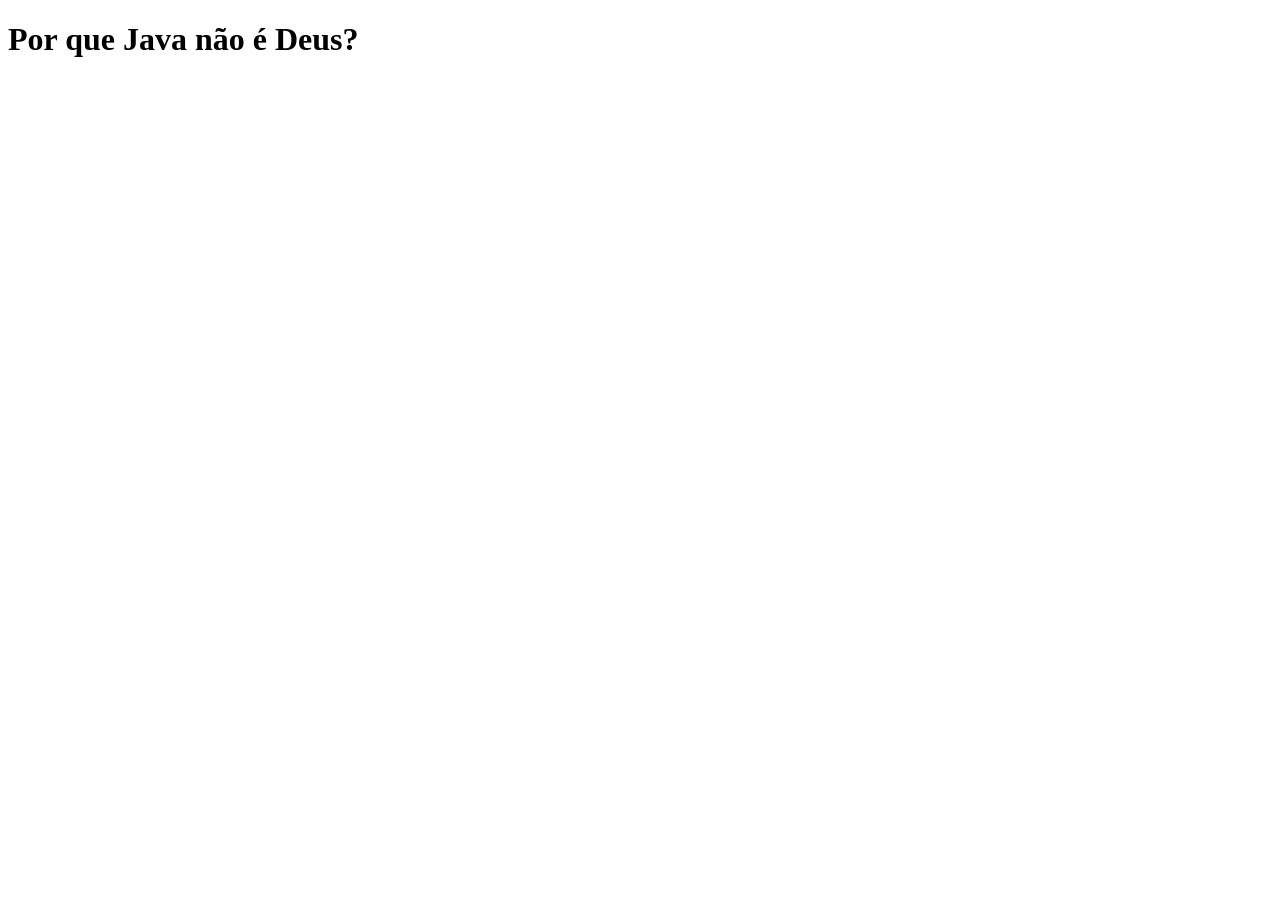
<file: FF/VScode/index.html>
<!DOCTYPE html>
<html lang="pt-br">
<head>
    <meta charset="UTF-8">
    <meta name="viewport" content="width=device-width, initial-scale=1.0">
    <title>Document</title>
</head>
<body>
    <h1>Por que Java não é Deus?</h1>
</body>
</html>
</file>
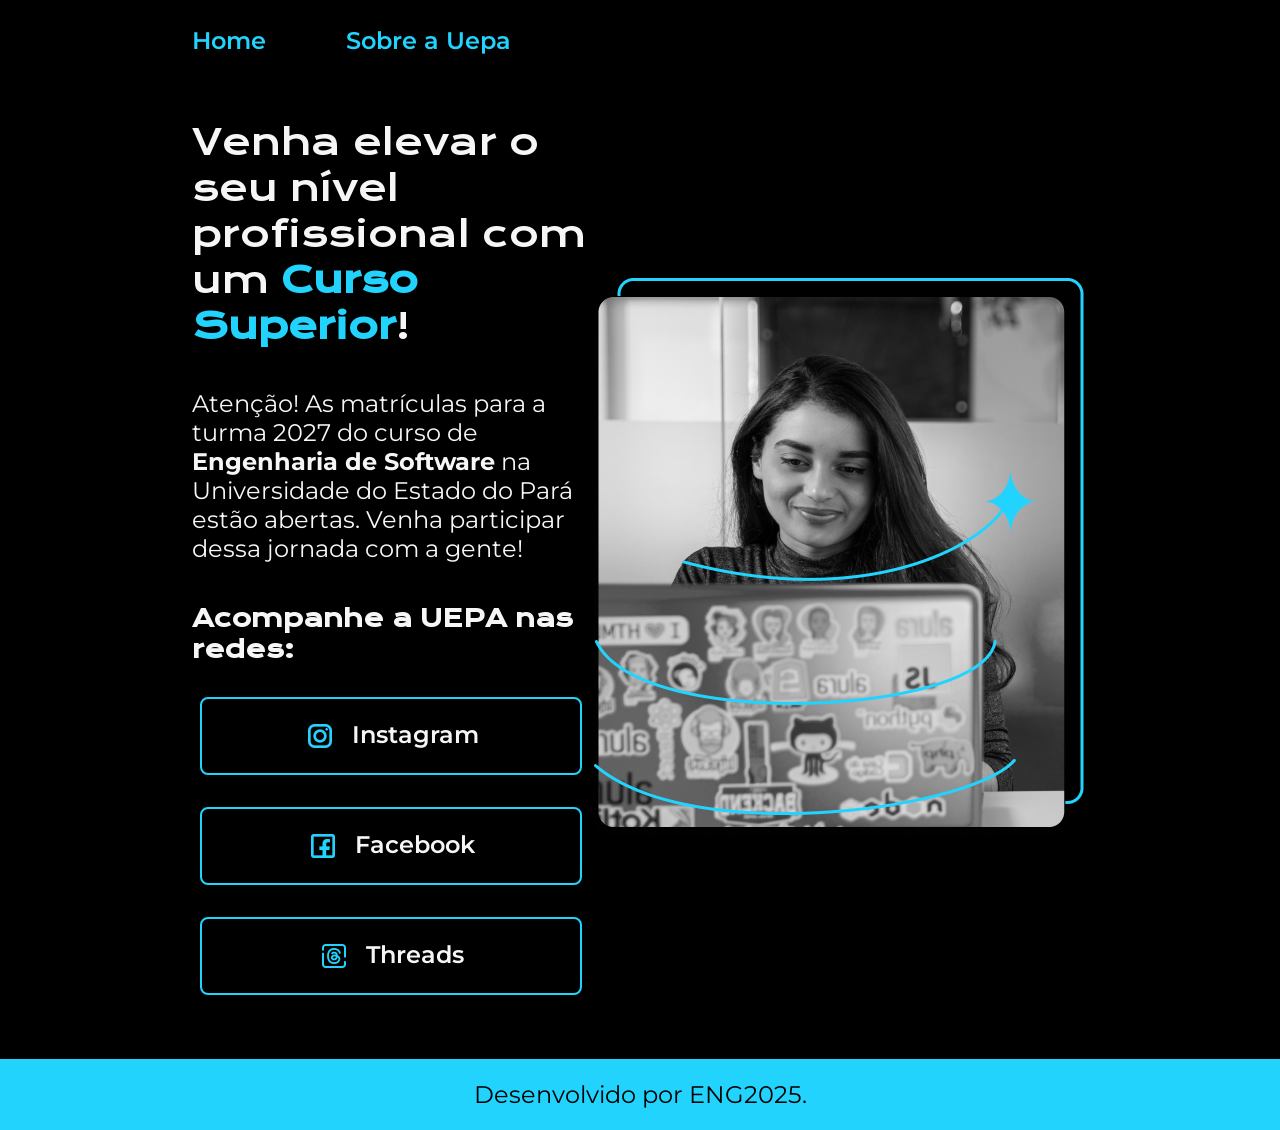
<file: git_engenharia/eng. software/Programação web/portfolio/portfolio/index.html>
<!DOCTYPE html>
<html lang="pt-br">
<head>
    <meta charset="UTF-8">
    <meta name="viewport" content="width=device-width, initial-scale=1.0">
    <link rel="stylesheet" href="style.css">
    <title>Portfólio</title>
</head>
<body>
    <!-- Cabeçalho da página -->
    <header class="cabecalho">
        <nav class="cabecalho__menu">
            <a class="cabecalho__menu__link">Home</a>
            <a class="cabecalho__menu__link">Sobre a Uepa</a>
        </nav>
    </header>
    <!-- Conteúdo principal-->
    <main class="apresentacao">
        <section class="apresentacao__conteudo">
            <h1 class="apresentacao__conteudo__titulo">
                Venha elevar o seu nível profissional com um <strong class="titulo-destaque">Curso Superior</strong>!
            </h1>
            <p class="apresentacao__conteudo__texto">
                Atenção! As matrículas para a turma 2027 do curso de <strong>Engenharia de Software</strong>  na Universidade do Estado do Pará estão abertas. Venha participar dessa jornada com a gente!
            </p>
            <div class="apresentacao__conteudo__links">
                <h2 class="apresentacao__conteudo__subtitulo">Acompanhe a UEPA nas redes:</h2>
                <a class="apresentacao__conteudo__links__link" href="https://www.instagram.com/uepa.parauapebas/">
                    <img src="./assets/instagram.png" alt="Logo do Instagram">
                    Instagram
                </a>
                <a class="apresentacao__conteudo__links__link" href="https://www.facebook.com/UepaOficial/?locale=pt_BR">
                    <img src="./assets/facebook.png" alt="Logo do Facebook">
                    Facebook
                </a>
                <a class="apresentacao__conteudo__links__link" href="https://www.threads.com/@eduepaoficial">
                    <img src="./assets/threads.png" alt="Logo do Threads">
                    Threads
                </a>
            </div>
        </section>
        <img src="./assets/Imagem.png" alt="Programadora Web">
    </main>
    <!--Rodapé da página-->
    <footer>
        <p class="rodape">Desenvolvido por ENG2025.</p>
    </footer>
</body>
</html>
</file>
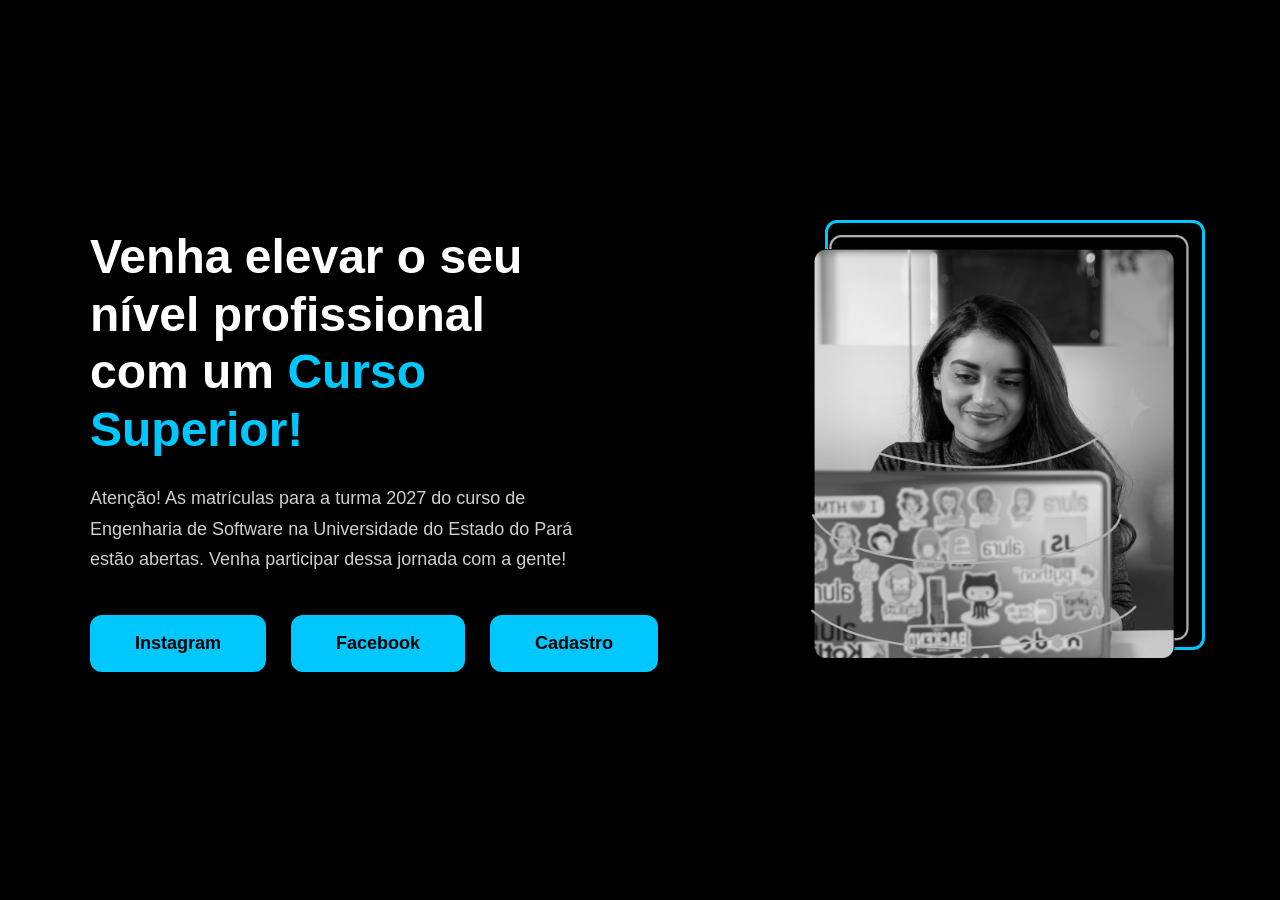
<file: git_engenharia/eng. software/Programação web/workspace/primeiroprojeto/index.html>
<!DOCTYPE html>
<html lang="pt-BR">
<head>
    <meta charset="UTF-8">
    <meta name="viewport" content="width=device-width, initial-scale=1.0">
    <title>PaginaUEPA</title>
    <link rel="icon" type="image/png" href="png">
    <link rel="stylesheet" href="style.css">
</head>
<body>

    <section class="container">

        <div class="content">

            <h1>
                Venha elevar o seu nível
                profissional com um
                <span>Curso Superior!</span>
            </h1>

            <p>
                Atenção! As matrículas para a turma 2027 do
                curso de Engenharia de Software na
                Universidade do Estado do Pará estão abertas.
                Venha participar dessa jornada com a gente!
            </p>

            <div class="buttons">
                <a href="https://www.instagram.com/uepa.parauapebas/" target="_blank">Instagram</a>
                <a href="https://www.facebook.com/UepaOficial/?locale=pt_BR" target="_blank">Facebook</a>
                <a href="cadastro.html" target="_blank">Cadastro</a>
            </div>

        </div>

        <div class="image-box">

            <div class="border"></div>

            <img src="Imagem.png" alt="Aluna usando notebook">

        </div>

    </section>

</body>
</html>
</file>
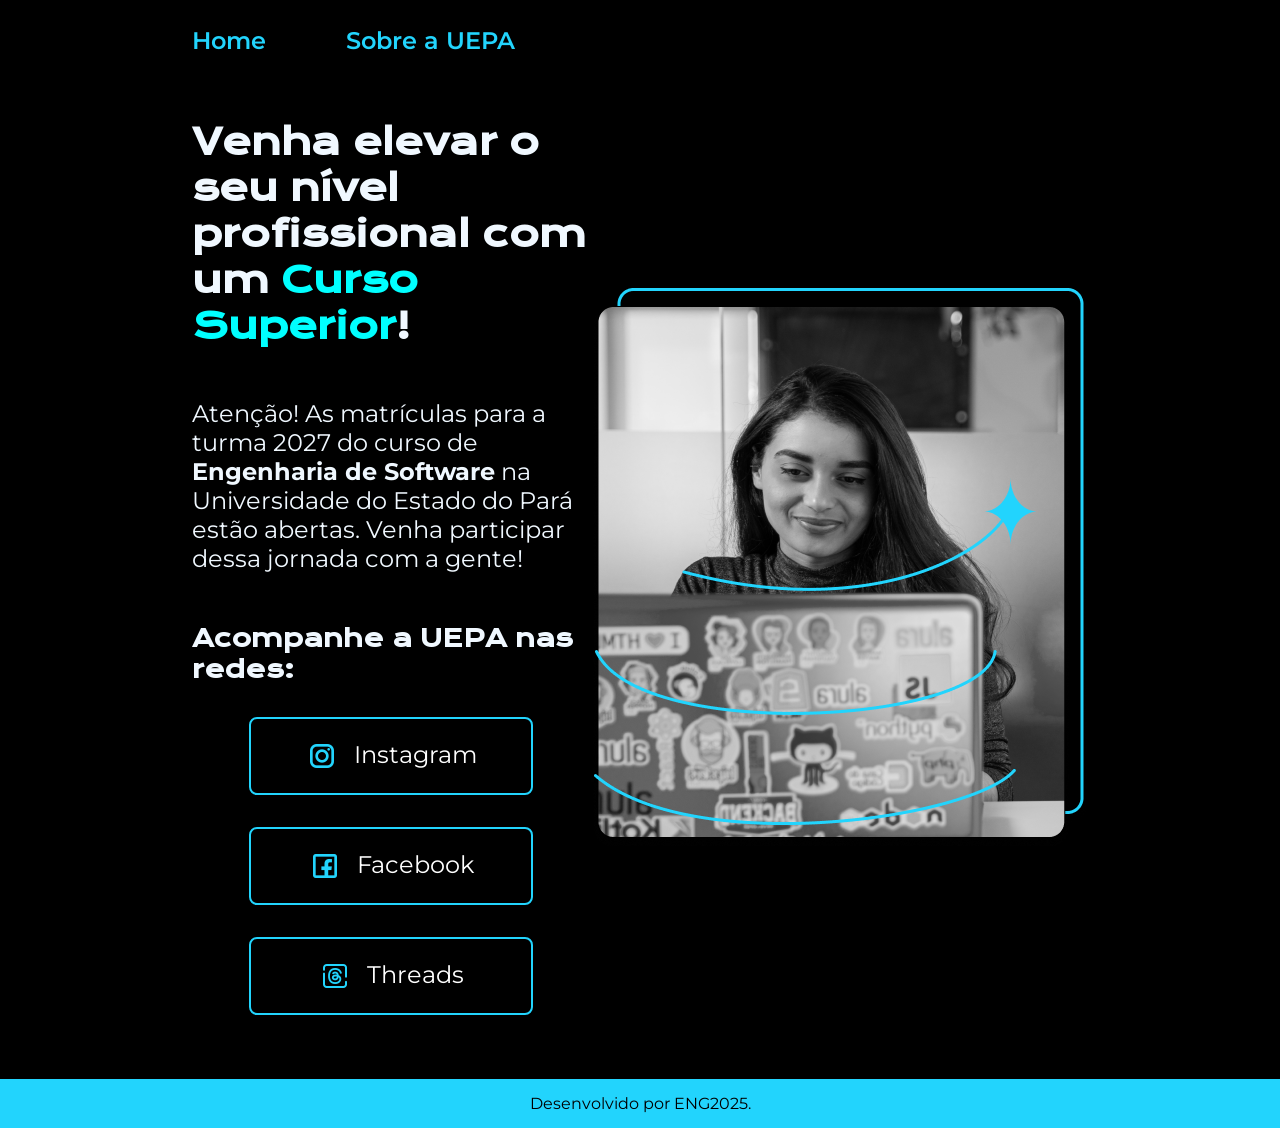
<file: git_engenharia/eng. software/Programação web/workspace/portifolio-FF/portifolio-FF/index.html>
<!DOCTYPE html>
<html lang="pt-br">
<head>
    <meta charset="UTF-8">
    <meta name="viewport" content="width=device-width, initial-scale=1.0">
    <title>Portifólio</title>
    <link rel="stylesheet" href="style.css">
</head>
<body>
    <!--cabeçalho da página-->
    <header class="cabecalho">
    <nav class="cabecalho__menu">
        <a class="cabecalho__menu_link" href="file:///C:/Users/fabio/OneDrive/Documentos/eng.%20software/Programa%C3%A7%C3%A3o%20web/workspace/portifolio-FF/portifolio-FF/index.html">Home</a>
            <a class="cabecalho__menu_link" href="pagina02.html">Sobre a UEPA</a>
        </nav>
    </header>
    <!--Conteúdo principal-->
    <main class="apresentacao">
        <section class="apresentacao__conteudo">
        <h1 class="apresentacao__conteudo_titulo">
            Venha elevar o seu nível profissional com um <strong class="titulo-destaque">Curso Superior</strong>!
        </h1>
        <p class="apresentacao__conteudo_texto">
            Atenção! As matrículas para a turma 2027 do curso de  <strong>Engenharia de Software</strong> na Universidade do Estado do Pará estão abertas. Venha participar dessa jornada com a gente!
        </p>
        <!--Rodapé da página-->
            <div class="apresentacao__conteudo_links">
                <h2 class="apresentacao__conteudo__subtitulo">Acompanhe a UEPA nas redes:</h2>
                <a class="apresentacao__conteudo__links_link" href="https://www.instagram.com/uepa.parauapebas/" target="_blank">
                    <img src="assets/instagram-32 1.png" alt="Logo Instagram">Instagram</img>
                </a>
                <a class="apresentacao__conteudo__links_link" href="https://www.facebook.com/UepaOficial/?locale=pt_BR" target="_blank">
                    <img src="assets/ba9612083f8f7398cf464ee9f46d585208bc78c5.png" alt="Logo Facebook">Facebook</img>
                </a>
                <a class="apresentacao__conteudo__links_link" href="https://www.threads.com/@cazetv"><img src="assets/40641c84625f825e68b9864918197aa08a0450f0.png" alt="Logo Threads">Threads</img></a>
            </div>
        </section>
        <img src="assets/Imagem.png">
        </main>
        <footer>
            <p class="rodape">Desenvolvido por ENG2025.</p>
        </footer>
</body>
</html>
</file>
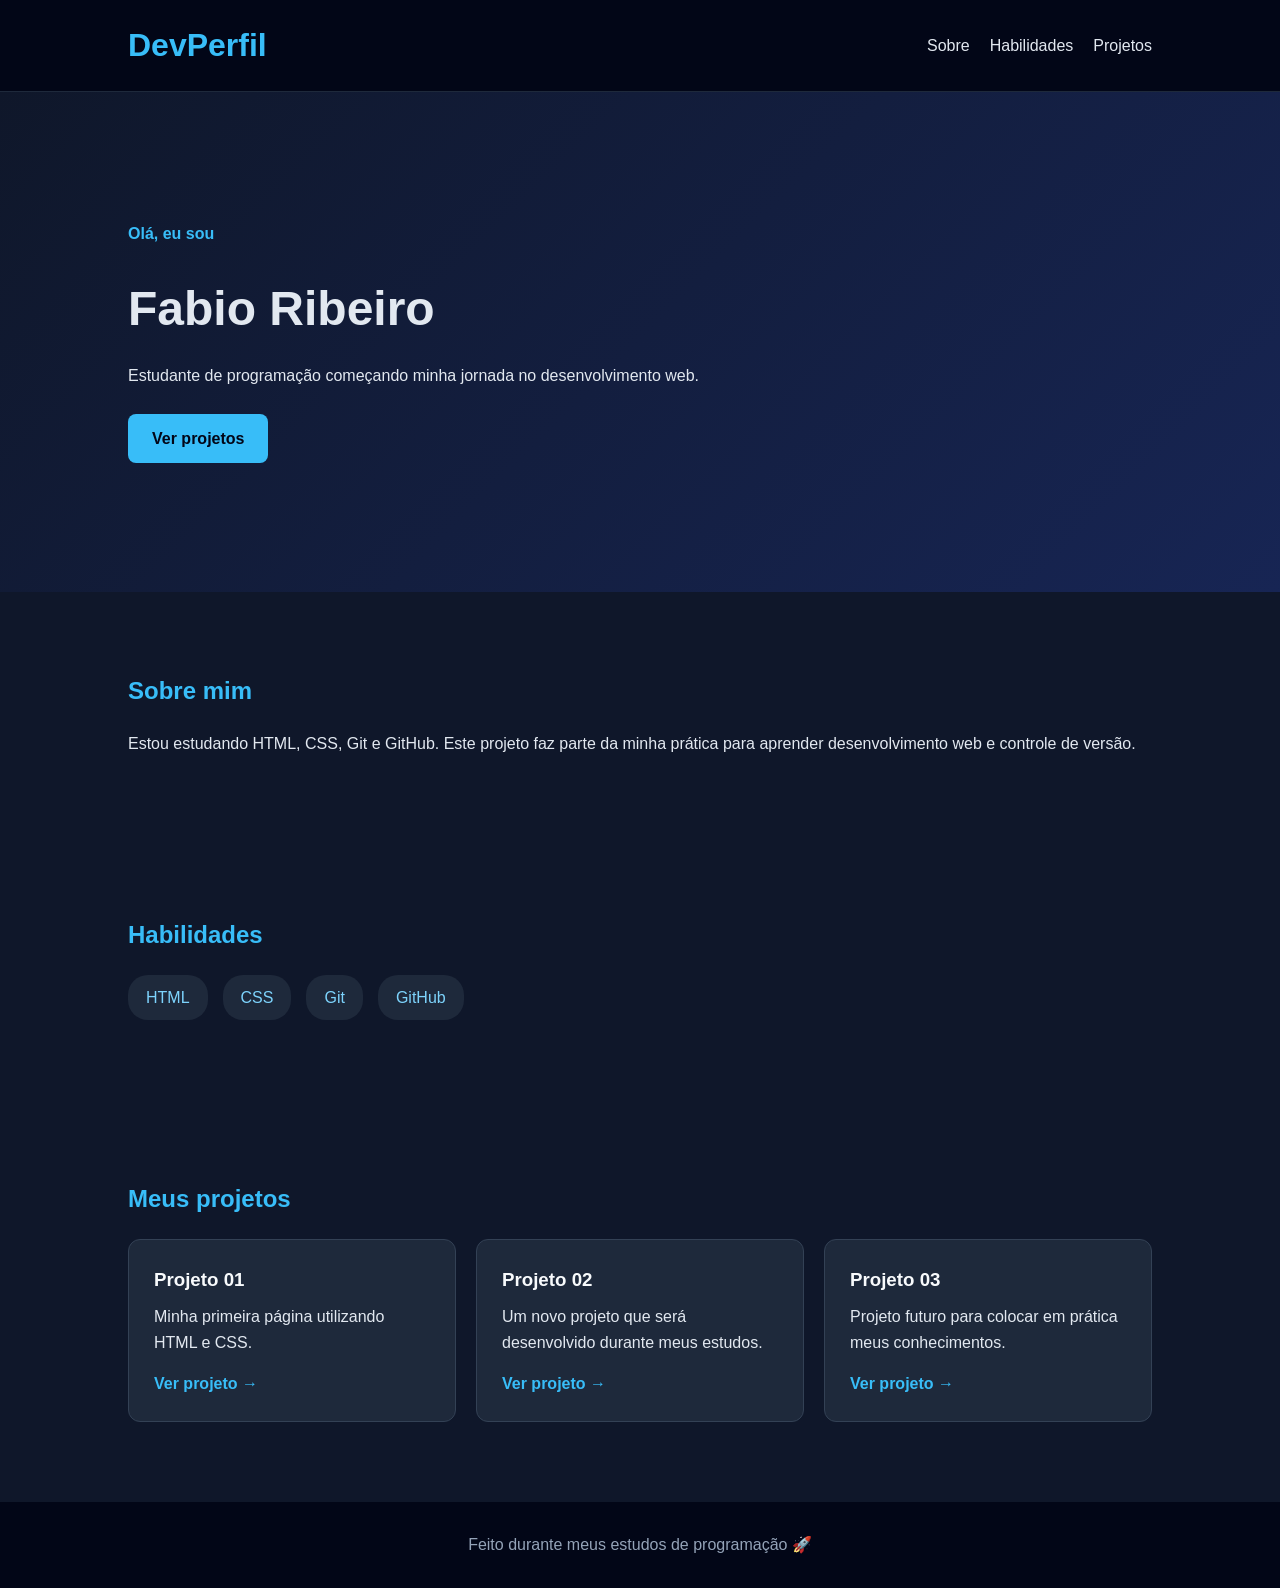
<file: FF/MiniProjeto/pj.html>
<!DOCTYPE html>
<html lang="pt-BR">
<head>
    <meta charset="UTF-8">
    <meta name="viewport" content="width=device-width, initial-scale=1.0">
    <title>DevPerfil</title>

    <link rel="stylesheet" href="style.css">
</head>

<body>
 
    <header class="header">
        <h1>DevPerfil</h1>

        <nav>
            <a href="#sobre">Sobre</a>
            <a href="#habilidades">Habilidades</a>
            <a href="#projetos">Projetos</a>
        </nav>
    </header>

    <main>

        <section class="hero">
            <div>
                <p class="tag">Olá, eu sou</p>

                <h2>Fabio Ribeiro</h2>

                <p>
                    Estudante de programação começando minha jornada
                    no desenvolvimento web.
                </p>

                <a class="button" href="#projetos">
                    Ver projetos
                </a>
            </div>
        </section>

        <section id="sobre" class="section">
            <h2>Sobre mim</h2>

            <p>
                Estou estudando HTML, CSS, Git e GitHub.
                Este projeto faz parte da minha prática para aprender
                desenvolvimento web e controle de versão.
            </p>
        </section>

        <section id="habilidades" class="section">
            <h2>Habilidades</h2>

            <div class="skills">
                <span>HTML</span>
                <span>CSS</span>
                <span>Git</span>
                <span>GitHub</span>
            </div>
        </section>

        <section id="projetos" class="section">
            <h2>Meus projetos</h2>

            <div class="projects">

                <article class="project-card">
                    <h3>Projeto 01</h3>

                    <p>
                        Minha primeira página utilizando HTML e CSS.
                    </p>

                    <a href="#">Ver projeto →</a>
                </article>

                <article class="project-card">
                    <h3>Projeto 02</h3>

                    <p>
                        Um novo projeto que será desenvolvido durante
                        meus estudos.
                    </p>

                    <a href="#">Ver projeto →</a>
                </article>

                <article class="project-card">
                    <h3>Projeto 03</h3>

                    <p>
                        Projeto futuro para colocar em prática
                        meus conhecimentos.
                    </p>

                    <a href="#">Ver projeto →</a>
                </article>

            </div>
        </section>

    </main>

    <footer>
        <p>Feito durante meus estudos de programação 🚀</p>
    </footer>

</body>
</html>
</file>
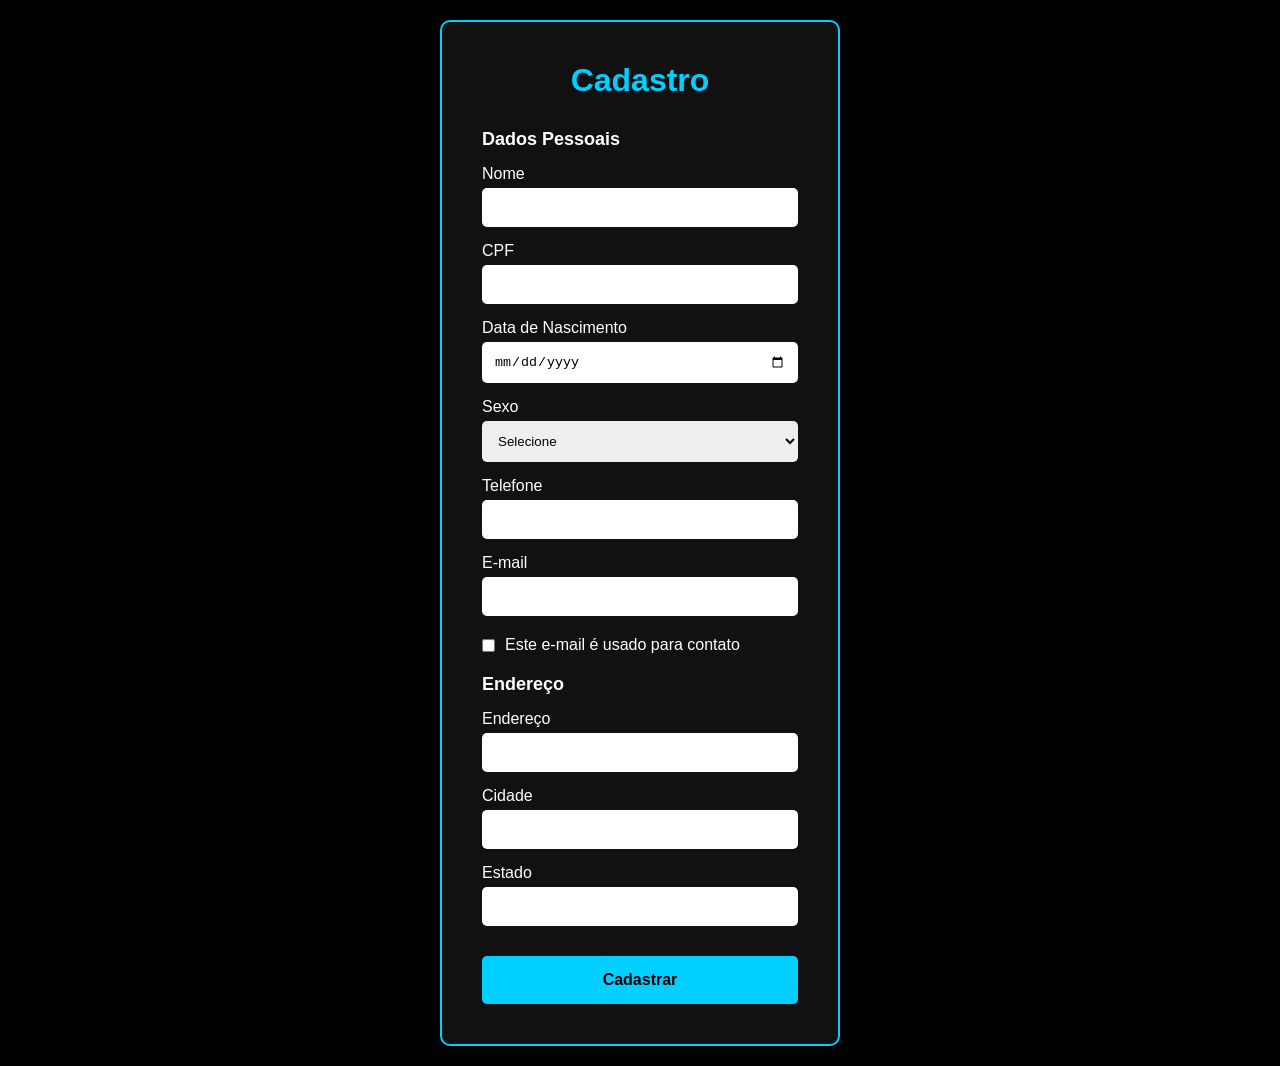
<file: git_engenharia/eng. software/Programação web/workspace/primeiroprojeto/cadastro.html>
<!DOCTYPE html>
<html lang="pt-BR">
<head>
    <meta charset="UTF-8">
    <meta name="viewport" content="width=device-width, initial-scale=1.0">
    <title>CadastroUepa</title>
    <link rel="icon" type="image/png" href="png">
    <link rel="stylesheet" href="cadastro.css">
</head>
<body>

    <div class="container">

        <form class="formulario">

            <h1>Cadastro</h1>

            <h2>Dados Pessoais</h2>

            <label>Nome</label>
            <input type="text">

            <label>CPF</label>
            <input type="text">

            <label>Data de Nascimento</label>
            <input type="date">

            <label>Sexo</label>
            <select>
                <option>Selecione</option>
                <option>Masculino</option>
                <option>Feminino</option>
            </select>

            <label>Telefone</label>
            <input type="text">

            <label>E-mail</label>
            <input type="email">

            <div class="check">
                <input type="checkbox">
                <span>Este e-mail é usado para contato</span>
            </div>

            <h2>Endereço</h2>

            <label>Endereço</label>
            <input type="text">

            <label>Cidade</label>
            <input type="text">

            <label>Estado</label>
            <input type="text">

            <button type="submit">Cadastrar</button>

        </form>

    </div>

</body>
</html>
</file>
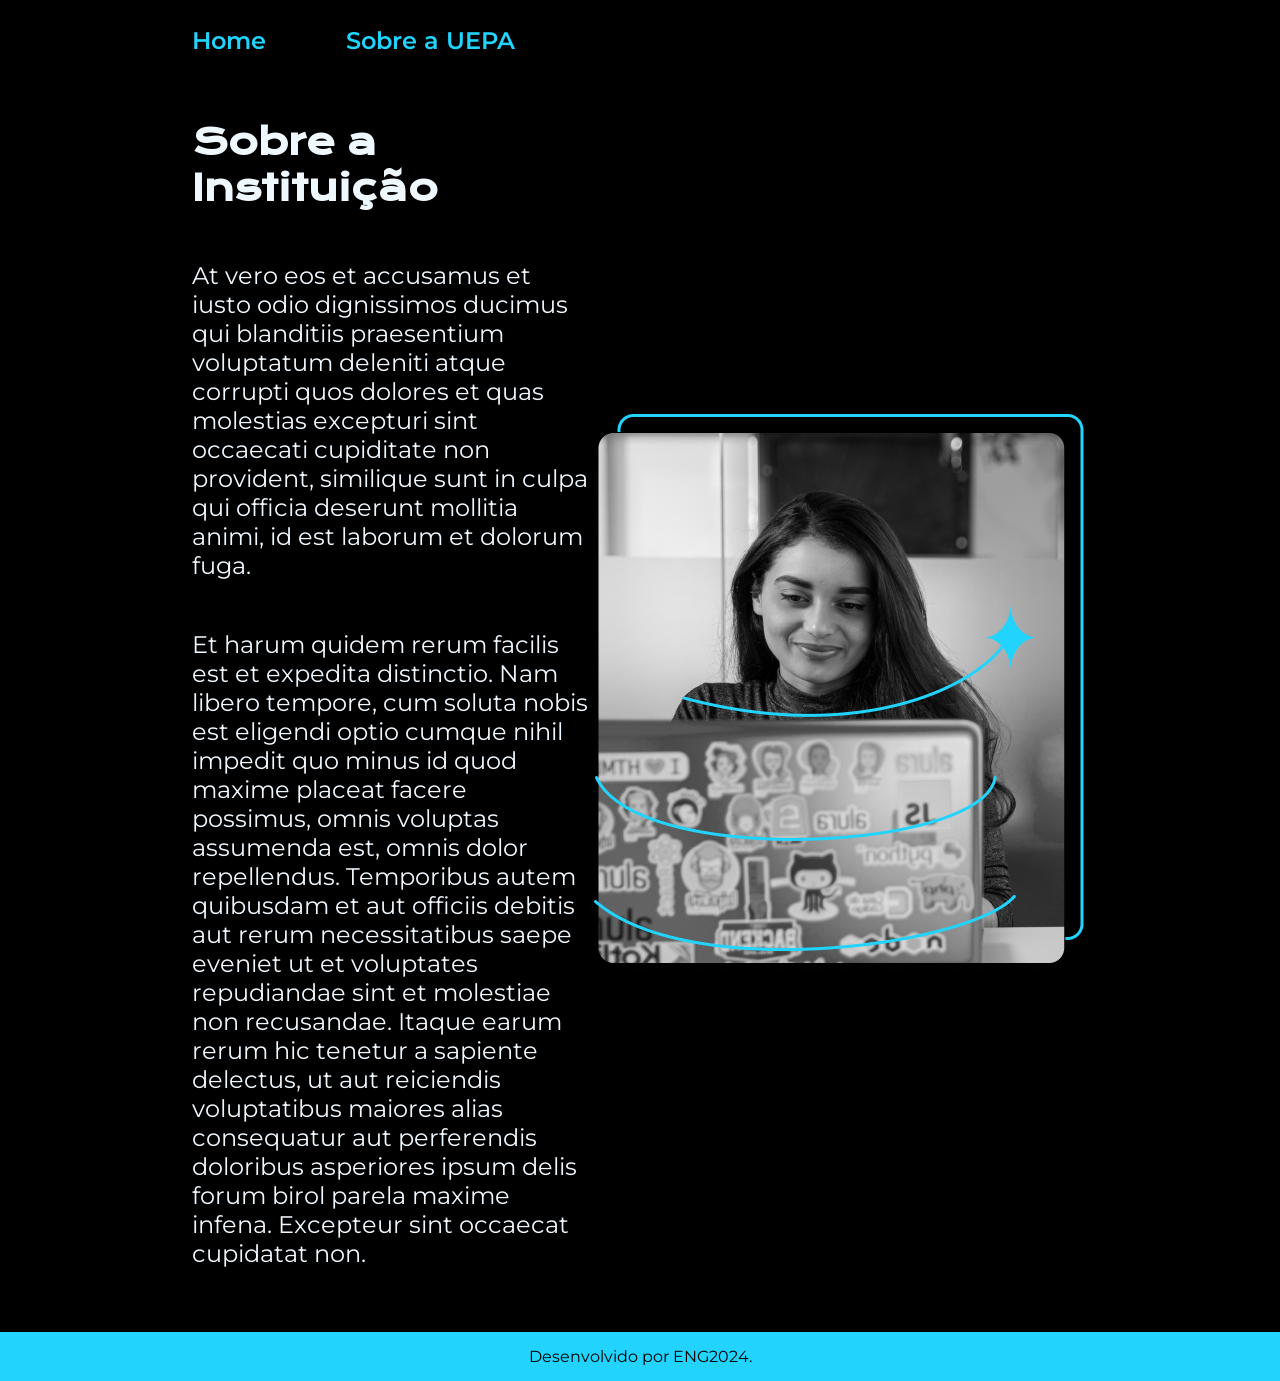
<file: git_engenharia/eng. software/Programação web/workspace/portifolio-FF/portifolio-FF/pagina02.html>
<!DOCTYPE html>
<html lang="pt-br">
<head>
    <meta charset="UTF-8">
    <meta name="viewport" content="width=device-width, initial-scale=1.0">
    <title>Portifólio</title>
    <link rel="stylesheet" href="style.css">
</head>
<body>
    <!--cabeçalho da página-->
    <header class="cabecalho">
    <nav class="cabecalho__menu">
        <a class="cabecalho__menu_link" href="file:///C:/Users/fabio/OneDrive/Documentos/eng.%20software/Programa%C3%A7%C3%A3o%20web/workspace/portifolio-FF/portifolio-FF/index.html">Home</a>
            <a class="cabecalho__menu_link" href="pagina02.html">Sobre a UEPA</a>
        </nav>
    </header>
    <!--Conteúdo principal-->
    <main class="apresentacao">
        <section class="apresentacao__conteudo">
        <h1 class="apresentacao__conteudo_titulo">
           Sobre a Instituição
        </h1>
        <p class="apresentacao__conteudo_texto">
            At vero eos et accusamus et iusto odio dignissimos ducimus qui blanditiis praesentium voluptatum deleniti atque corrupti quos dolores et quas molestias excepturi sint occaecati cupiditate non provident, similique sunt in culpa qui officia deserunt mollitia animi, id est laborum et dolorum fuga.
        </p>
        <p class="apresentacao__conteudo_texto">
            Et harum quidem rerum facilis est et expedita distinctio. Nam libero tempore, cum soluta nobis est eligendi optio cumque nihil impedit quo minus id quod maxime placeat facere possimus, omnis voluptas assumenda est, omnis dolor repellendus. Temporibus autem quibusdam et aut officiis debitis aut rerum necessitatibus saepe eveniet ut et voluptates repudiandae sint et molestiae non recusandae. Itaque earum rerum hic tenetur a sapiente delectus, ut aut reiciendis voluptatibus maiores alias consequatur aut perferendis doloribus asperiores ipsum delis forum birol parela maxime infena. Excepteur sint occaecat cupidatat non.
        </p>
        <!--Rodapé da página-->
        </section>
        <img src="assets/Imagem.png">
        </main>
        <footer>
            <p class="rodape">Desenvolvido por ENG2024.</p>
        </footer>
</body>
</html>
</file>
<file: git_engenharia/eng. software/Programação web/portfolio/portfolio/style.css>
@import url('https://fonts.googleapis.com/css2?family=Krona+One&family=Montserrat:ital,wght@0,100..900;1,100..900&display=swap');

* {
    margin: 0;
    padding: 0;
}

.cabecalho{
    padding: 2% 0% 0% 15%;
}

.cabecalho__menu{
    display: flex;
    gap: 80px;
}

.cabecalho__menu__link{
    font-family: "Montserrat", sans-serif;
    font-size: 24px;
    font-weight: 600;
    color: #22D4FD;
}

.titulo-destaque {
    color: #22D4FD;
}

body {
    /*height: 100vh;*/
    background-color: #000000;
    color: #F6F6F6;
    box-sizing: border-box;
}

.apresentacao {
    display: flex;
    align-items: center;
    justify-content: space-between;
    padding: 5% 15%;
}

.apresentacao__conteudo{
    width: 610px;
    display: flex;
    flex-direction: column;
    gap: 40px;
}

.apresentacao__conteudo__titulo{
    font-family: "Krona One", sans-serif;
    font-size: 36px;
    font-weight: 400;
}

.apresentacao__conteudo__subtitulo{
    font-family: "Krona One", sans-serif;
    font-size: 24px;
}

.apresentacao__conteudo__texto{
    font-family: "Montserrat", sans-serif;
    font-size: 24px;
}

.apresentacao__conteudo__links{
     display: flex;
     justify-content: space-between;
     flex-direction: column;
     align-items: center;
     gap: 32px;
}

.apresentacao__conteudo__links__link{
    width: 378px;
    padding: 21px 0;
    border-radius: 8px;
    border: 2px solid #22D4FD;
    font-family: "Montserrat", sans-serif;
    font-size: 24px;
    font-weight: 600;
    text-decoration: none;
    text-align: center;
    color: #F6F6F6;
    display: flex;
    justify-content: center;
    gap: 16px;
}


.apresentacao__conteudo__links__link:hover {
  background-color: #272727;
}

.rodape{
    font-family: "Montserrat", sans-serif;
    font-size: 24px;
    background-color: #22D4FD;
    color: #000000;
    padding: 21px;
    text-align: center;
    font-weight: 400;
}
</file>
<file: git_engenharia/eng. software/Programação web/workspace/primeiroprojeto/style.css>
/* RESET */
*{
    margin: 0;
    padding: 0;
    box-sizing: border-box;
}

/* BODY */
body{
    width: 100%;
    min-height: 100vh;
    background-color: #000;
    font-family: Arial, Helvetica, sans-serif;
    color: white;

    display: flex;
    justify-content: center;
    align-items: center;
}

/* CONTAINER */
.container{
    width: 100%;
    max-width: 1200px;

    display: flex;
    justify-content: space-between;
    align-items: center;

    padding: 50px;
    gap: 80px;
}

/* TEXTO */
.content{
    max-width: 500px;
}

.content h1{
    font-size: 48px;
    line-height: 1.2;
    margin-bottom: 25px;
    font-weight: bold;
}

.content span{
    color: #00c8ff;
}

.content p{
    font-size: 18px;
    color: #cfcfcf;
    line-height: 1.7;
    margin-bottom: 40px;
}

/* BOTÕES */
.buttons{
    display: flex;
    gap: 25px;
}

.buttons a{
    text-decoration: none;
    background-color: #00c8ff;
    color: black;

    padding: 18px 45px;
    border-radius: 12px;

    font-size: 18px;
    font-weight: bold;

    transition: 0.3s;
}

.buttons a:hover{
    transform: translateY(-5px);
    background-color: #00b4e6;
}

/* IMAGEM */
.image-box{
    position: relative;
    width: 380px;
    height: 430px;

    display: flex;
    justify-content: center;
    align-items: center;
}

/* BORDA */
.border{
    position: absolute;

    width: 100%;
    height: 100%;

    border: 3px solid #00c8ff;
    border-radius: 12px;

    top: -15px;
    right: -15px;

    z-index: 0;
}

/* FOTO */
.image-box img{
    width: 100%;
    height: 100%;
    object-fit: cover;

    border-radius: 12px;

    position: relative;
    z-index: 1;

    filter: grayscale(100%);
}

/* RESPONSIVO */
@media(max-width: 950px){

    .container{
        flex-direction: column;
        text-align: center;
    }

    .buttons{
        justify-content: center;
    }

    .content h1{
        font-size: 38px;
    }

    .image-box{
        width: 300px;
        height: 350px;
    }

}
</file>
<file: git_engenharia/eng. software/Programação web/workspace/portifolio-FF/portifolio-FF/style.css>
@import url('https://fonts.googleapis.com/css2?family=Krona+One&display=swap');
@import url('https://fonts.googleapis.com/css2?family=Krona+One&family=Montserrat:ital,wght@0,100..900;1,100..900&display=swap');

* {
    margin: 0;
    padding: 0;
}

.cabecalho {
    padding: 2% 0% 0% 15%;
}

.cabecalho__menu {
    display: flex;
    gap: 80px;
}

.cabecalho__menu_link {
    text-decoration: none;
    color: #22D4FD;
    font-size: 24px;
    gap: 15px;
    font-weight: 600;
    display: flex;
    font-family: "Montserrat", sans-serif;
}

body {
    background-color: #000000;
    height: 100vh;
    box-sizing: border-box;
    color: aliceblue;

}

.titulo-destaque {
    color: aqua;
}

.apresentacao {
    display: flex;
    align-items: center;
    justify-content: space-between;
    padding: 5% 15%;
}

.apresentacao__conteudo {
    width: 610px;   
    display: flex;
    flex-direction: column;
    gap: 50px;
}

.apresentacao__conteudo_titulo {
    font-family: "Krona One", sans-serif;
    font-size: 36px;

}

.apresentacao__conteudo_texto {
    font-family: "Montserrat", sans-serif;
    font-size: 24px;

}

.apresentacao__conteudo_links {
    flex-direction: column;
        display: flex;
        justify-content: space-between;
    align-items: center;
    gap: 32px;

}

.apresentacao__conteudo__links_link {
    display: flex;
    justify-content: center;
    gap: 16px;
    color: white;
    font-family: "Montserrat", sans-serif;
    text-decoration: none;
    width: 280px;
    text-align: center;
    font-size: 24px;
    padding: 21px 0;
    border-radius: 8px;
    border: 2px solid #22D4FD;
}

.apresentacao__conteudo__subtitulo {
    font-family: "Krona One", sans-serif;
}

.apresentacao__conteudo__links_link:hover {
    background-color: #272727;
}

.rodape {
    padding: 15px;
    font-family: "Montserrat", sans-serif;
    text-align: center;
    background-color: #22D4FD;
    color: #000000;
}
</file>
<file: FF/MiniProjeto/style.css>
/* =========================
   RESET
========================= */

* {
    margin: 0;
    padding: 0;
    box-sizing: border-box;
}


/* =========================
   CONFIGURAÇÕES GERAIS
========================= */

html {
    scroll-behavior: smooth;
}

body {
    font-family: Arial, sans-serif;
    background-color: #0f172a;
    color: #e2e8f0;
    line-height: 1.6;
}


/* =========================
   HEADER
========================= */

.header {
    display: flex;
    justify-content: space-between;
    align-items: center;

    padding: 20px 10%;

    background-color: #020617;

    border-bottom: 1px solid #1e293b;
}

.header h1 {
    color: #38bdf8;
}

nav {
    display: flex;
    gap: 20px;
}

nav a {
    color: #e2e8f0;
    text-decoration: none;

    transition: color 0.3s;
}

nav a:hover {
    color: #38bdf8;
}


/* =========================
   HERO
========================= */

.hero {
    min-height: 500px;

    display: flex;
    align-items: center;

    padding: 80px 10%;

    background: linear-gradient(
        135deg,
        #0f172a,
        #172554
    );
}

.hero h2 {
    font-size: 48px;
    margin-bottom: 15px;
}

.hero p {
    max-width: 600px;
    margin-bottom: 25px;
}

.tag {
    color: #38bdf8;
    font-weight: bold;
}

.button {
    display: inline-block;

    padding: 12px 24px;

    background-color: #38bdf8;
    color: #020617;

    text-decoration: none;

    border-radius: 8px;

    font-weight: bold;

    transition: transform 0.3s, background-color 0.3s;
}

.button:hover {
    background-color: #7dd3fc;
    transform: translateY(-3px);
}


/* =========================
   SEÇÕES
========================= */

.section {
    padding: 80px 10%;
}

.section h2 {
    margin-bottom: 20px;

    color: #38bdf8;
}


/* =========================
   HABILIDADES
========================= */

.skills {
    display: flex;
    flex-wrap: wrap;
    gap: 15px;
}

.skills span {
    padding: 10px 18px;

    background-color: #1e293b;

    border-radius: 20px;

    color: #7dd3fc;
}


/* =========================
   PROJETOS
========================= */

.projects {
    display: grid;

    grid-template-columns: repeat(3, 1fr);

    gap: 20px;
}

.project-card {
    padding: 25px;

    background-color: #1e293b;

    border-radius: 12px;

    border: 1px solid #334155;

    transition: transform 0.3s, border-color 0.3s;
}

.project-card:hover {
    transform: translateY(-5px);

    border-color: #38bdf8;
}

.project-card h3 {
    margin-bottom: 10px;

    color: #f8fafc;
}

.project-card p {
    margin-bottom: 15px;
}

.project-card a {
    color: #38bdf8;

    text-decoration: none;

    font-weight: bold;
}


/* =========================
   FOOTER
========================= */

footer {
    padding: 30px;

    text-align: center;

    background-color: #020617;

    color: #94a3b8;
}


/* =========================
   RESPONSIVIDADE
========================= */

@media (max-width: 768px) {

    .header {
        flex-direction: column;

        gap: 15px;
    }

    .hero h2 {
        font-size: 36px;
    }

    .projects {
        grid-template-columns: 1fr;
    }
}
</file>
<file: git_engenharia/eng. software/Programação web/workspace/primeiroprojeto/cadastro.css>
*{
    margin: 0;
    padding: 0;
    box-sizing: border-box;
}

body{
    font-family: Arial, Helvetica, sans-serif;
    background-color: black;
    display: flex;
    justify-content: center;
    align-items: center;
    min-height: 100vh;
    color: white;
}

.container{
    width: 100%;
    display: flex;
    justify-content: center;
    padding: 20px;
}

.formulario{
    background-color: #111;
    padding: 40px;
    border-radius: 10px;
    width: 400px;
    border: 2px solid #00cfff;
}

h1{
    text-align: center;
    margin-bottom: 30px;
    color: #00cfff;
}

h2{
    margin-top: 20px;
    margin-bottom: 15px;
    font-size: 18px;
}

label{
    display: block;
    margin-bottom: 5px;
    margin-top: 15px;
}

input,
select{
    width: 100%;
    padding: 12px;
    border: none;
    border-radius: 5px;
    outline: none;
}

.check{
    display: flex;
    align-items: center;
    gap: 10px;
    margin-top: 20px;
}

.check input{
    width: auto;
}

button{
    width: 100%;
    padding: 15px;
    margin-top: 30px;
    border: none;
    border-radius: 5px;
    background-color: #00cfff;
    color: black;
    font-size: 16px;
    font-weight: bold;
    cursor: pointer;
}

button:hover{
    background-color: #00b5e6;
}
</file>
